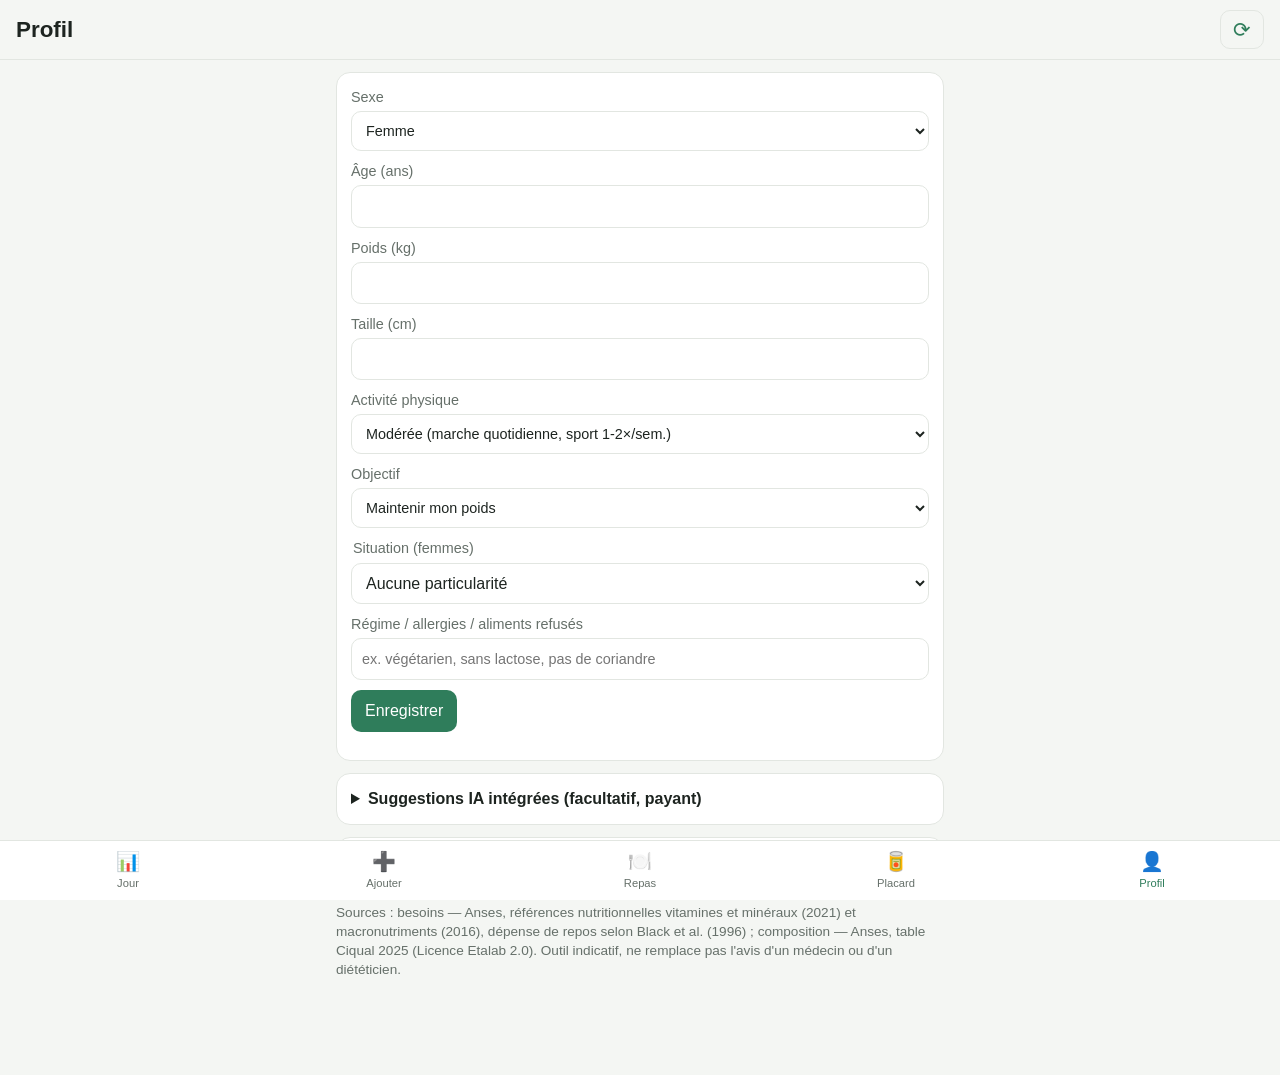
<file: docs/index.html>
<!doctype html>
<html lang="fr">
<head>
<meta charset="utf-8">
<meta name="viewport" content="width=device-width, initial-scale=1, viewport-fit=cover">
<meta name="apple-mobile-web-app-capable" content="yes">
<meta name="apple-mobile-web-app-status-bar-style" content="default">
<meta name="apple-mobile-web-app-title" content="Assiette">
<meta name="theme-color" content="#2f7d5b">
<link rel="manifest" href="manifest.webmanifest">
<link rel="apple-touch-icon" href="icon-180.png">
<link rel="icon" href="icon-192.png">
<link rel="stylesheet" href="style.css">
<title>Assiette</title>
</head>
<body>
<header>
  <h1 id="titre">Aujourd'hui</h1>
  <button id="refresh" aria-label="Rafraîchir">⟳</button>
</header>

<main>
  <!-- Aujourd'hui -->
  <section id="jour" class="vue">
    <div class="nav-date">
      <button id="jour-prec" aria-label="Jour précédent">‹</button>
      <input type="date" id="date">
      <button id="jour-suiv" aria-label="Jour suivant">›</button>
    </div>
    <div id="energie" class="carte"></div>
    <div id="macros" class="carte"></div>
    <details class="carte"><summary>Vitamines et minéraux</summary><div id="micros"></div></details>
    <h2>Repas du jour</h2>
    <ul id="journal" class="liste"></ul>
  </section>

  <!-- Ajouter un aliment -->
  <section id="ajout" class="vue" hidden>
    <div class="carte">
      <button id="scan-go">📷 Scanner un code-barres</button>
      <form id="form-code" class="ligne" style="margin-top:8px">
        <input type="text" id="scan-code" inputmode="numeric" placeholder="ou tape le numéro du code-barres">
        <button type="submit">OK</button>
      </form>
      <div id="scan-zone" hidden>
        <video id="scan-video" playsinline muted></video>
        <button id="scan-annuler" class="secondaire">Annuler</button>
      </div>
      <p id="scan-etat" class="petit"></p>
      <p class="petit">Produits de marque : données <a href="https://world.openfoodfacts.org" target="_blank" rel="noopener">Open Food Facts</a> (licence ODbL).</p>
    </div>
    <input type="search" id="recherche" placeholder="Rechercher un aliment (ex. riz cuit)" autocomplete="off">
    <ul id="resultats" class="liste"></ul>
    <form id="form-ajout" class="carte" hidden>
      <p id="ajout-nom"></p>
      <label>Quantité (g) <input type="number" id="ajout-g" inputmode="decimal" min="1" value="100"></label>
      <label>Repas
        <select id="ajout-repas">
          <option>Petit-déjeuner</option><option>Déjeuner</option><option>Collation</option><option>Dîner</option>
        </select>
      </label>
      <p id="ajout-apercu" class="petit"></p>
      <button type="submit">Ajouter au journal</button>
    </form>

    <details class="carte">
      <summary>Mes aliments (hors base)</summary>
      <p class="petit">Crée un aliment absent de la base avec ses valeurs <strong>pour 100 g</strong> (voir l'étiquette). Il apparaîtra ensuite dans la recherche et le placard, marqué ★.</p>
      <form id="form-perso">
        <label>Nom <input type="text" name="nom" required placeholder="ex. Skyr vanille Marque X"></label>
        <input type="hidden" name="code">
        <p class="petit">Énergie et macronutriments pour 100 g (laisse vide ce que tu ne connais pas)</p>
        <div id="perso-principaux"></div>
        <details><summary class="petit">Vitamines et minéraux (facultatif)</summary><div id="perso-micros"></div></details>
        <label>Compléter avec Ciqual : choisis un aliment équivalent pour remplir les fibres, oméga-3, vitamines et minéraux absents de l'étiquette
          <input type="search" id="perso-equiv" placeholder="ex. sardine huile" autocomplete="off"></label>
        <ul id="perso-equiv-res" class="liste"></ul>
        <button type="submit">Enregistrer l'aliment</button>
        <p id="perso-etat" class="petit"></p>
      </form>
      <ul id="persos-liste" class="liste"></ul>
    </details>
  </section>

  <!-- Suggestions -->
  <section id="repas" class="vue" hidden>
    <p class="petit">Propositions à partir de ton placard et de tes ustensiles, pour combler ce qu'il te manque aujourd'hui.</p>
    <label>Pour quel repas ?
      <select id="sugg-repas">
        <option>Petit-déjeuner</option><option selected>Déjeuner</option><option>Collation</option><option>Dîner</option>
      </select>
    </label>
    <label>Envie particulière (facultatif) <input type="text" id="sugg-envie" placeholder="ex. rapide, épicé, froid…"></label>
    <div class="ligne">
      <button id="sugg-copier">Copier la demande</button>
      <button id="sugg-go" class="secondaire">Proposer ici (clé API)</button>
    </div>
    <p id="sugg-etat" class="petit"></p>
    <textarea id="sugg-texte" rows="8" readonly hidden></textarea>
    <details class="carte" open>
      <summary>Coller la réponse de Claude</summary>
      <p class="petit">Copie toute la réponse de Claude et colle-la ici : l'appli calcule la valeur exacte de chaque repas avec Ciqual.</p>
      <textarea id="reponse-texte" rows="4" placeholder="Colle la réponse ici"></textarea>
      <button id="reponse-calculer">Calculer les repas</button>
    </details>
    <div id="suggestions"></div>
  </section>

  <!-- Placard -->
  <section id="placard" class="vue" hidden>
    <h2>Aliments disponibles</h2>
    <input type="search" id="placard-recherche" placeholder="Ajouter un aliment au placard" autocomplete="off">
    <ul id="placard-resultats" class="liste"></ul>
    <ul id="placard-liste" class="liste"></ul>
    <h2>Ustensiles</h2>
    <div id="ustensiles" class="puces"></div>
    <form id="form-ustensile" class="ligne">
      <input type="text" id="ustensile-autre" placeholder="Autre ustensile">
      <button type="submit">+</button>
    </form>
  </section>

  <!-- Profil -->
  <section id="profil" class="vue" hidden>
    <form id="form-profil" class="carte">
      <label>Sexe
        <select name="sexe"><option value="F">Femme</option><option value="H">Homme</option></select>
      </label>
      <label>Âge (ans) <input type="number" name="age" min="18" max="110" inputmode="numeric" required></label>
      <label>Poids (kg) <input type="number" name="poids" step="0.1" min="30" max="300" inputmode="decimal" required></label>
      <label>Taille (cm) <input type="number" name="taille" min="120" max="230" inputmode="numeric" required></label>
      <label>Activité physique
        <select name="nap">
          <option value="1.4">Sédentaire (bureau, peu de marche)</option>
          <option value="1.6" selected>Modérée (marche quotidienne, sport 1-2×/sem.)</option>
          <option value="1.8">Active (sport 3-5×/sem. ou métier physique)</option>
          <option value="2.0">Très active (sport intense quotidien)</option>
        </select>
      </label>
      <label>Objectif
        <select name="objectif">
          <option value="maintien">Maintenir mon poids</option>
          <option value="perte">Perdre du poids (doucement)</option>
          <option value="prise">Prendre du poids / du muscle</option>
        </select>
      </label>
      <fieldset data-femme>
        <legend>Situation (femmes)</legend>
        <select name="situation">
          <option value="">Aucune particularité</option>
          <option value="regles-abondantes">Règles abondantes</option>
          <option value="menopause">Ménopausée</option>
          <option value="enceinte">Enceinte</option>
          <option value="allaitante">Allaitante</option>
        </select>
      </fieldset>
      <label>Régime / allergies / aliments refusés
        <input type="text" name="regime" placeholder="ex. végétarien, sans lactose, pas de coriandre">
      </label>
      <button type="submit">Enregistrer</button>
      <p id="profil-besoins" class="petit"></p>
    </form>

    <details class="carte">
      <summary>Suggestions IA intégrées (facultatif, payant)</summary>
      <p class="petit">Facultatif : sans clé, utilise « Copier la demande » dans l'onglet Repas. La clé (crédits prépayés sur console.anthropic.com) reste sur ce téléphone.</p>
      <input type="password" id="cle-api" placeholder="sk-ant-…" autocomplete="off">
      <button id="cle-enregistrer">Enregistrer la clé</button>
    </details>

    <details class="carte">
      <summary>Sauvegarde</summary>
      <p class="petit">Tes données sont stockées uniquement sur ce téléphone. Exporte-les de temps en temps.</p>
      <button id="export">Copier la sauvegarde</button>
      <textarea id="import-texte" rows="3" placeholder="Colle une sauvegarde ici pour la restaurer"></textarea>
      <button id="import">Restaurer</button>
    </details>

    <p class="petit">Sources : besoins — Anses, références nutritionnelles vitamines et minéraux (2021) et macronutriments (2016), dépense de repos selon Black et al. (1996) ;
      composition — Anses, table Ciqual 2025 (Licence Etalab 2.0). Outil indicatif, ne remplace pas l'avis d'un médecin ou d'un diététicien.</p>
  </section>
</main>

<nav>
  <button data-vue="jour" class="actif">📊<span>Jour</span></button>
  <button data-vue="ajout">➕<span>Ajouter</span></button>
  <button data-vue="repas">🍽️<span>Repas</span></button>
  <button data-vue="placard">🥫<span>Placard</span></button>
  <button data-vue="profil">👤<span>Profil</span></button>
</nav>

<script src="nutrition.js"></script>
<script src="app.js"></script>
</body>
</html>
</file>
<file: docs/style.css>
:root {
  --fond: #f4f6f3; --carte: #fff; --texte: #1d2420; --doux: #66706a; --accent: #2f7d5b;
  --ok: #3a9b6e; --trop: #d0643b; --bord: #e2e6e1;
  color-scheme: light dark;
}
@media (prefers-color-scheme: dark) {
  :root { --fond: #121614; --carte: #1c211e; --texte: #e8ece9; --doux: #9aa39d; --bord: #2c332f; --accent: #5cc193; }
}
* { box-sizing: border-box; }
body {
  margin: 0; background: var(--fond); color: var(--texte);
  font: 16px/1.4 -apple-system, BlinkMacSystemFont, "Segoe UI", sans-serif;
  padding-bottom: calc(70px + env(safe-area-inset-bottom));
}
header {
  position: sticky; top: 0; z-index: 2; display: flex; align-items: center; justify-content: space-between;
  padding: calc(10px + env(safe-area-inset-top)) 16px 10px; background: var(--fond); border-bottom: 1px solid var(--bord);
}
h1 { font-size: 1.4rem; margin: 0; }
h2 { font-size: 1.05rem; margin: 20px 0 8px; }
h3 { margin: 6px 0; }
main { padding: 12px 16px; max-width: 640px; margin: 0 auto; }

button {
  font: inherit; border: 0; border-radius: 10px; padding: 10px 14px;
  background: var(--accent); color: #fff; cursor: pointer;
}
button:disabled { opacity: .5; }
button.secondaire { background: var(--carte); color: var(--accent); border: 1px solid var(--bord); }
#refresh { font-size: 1.3rem; padding: 4px 12px; background: transparent; color: var(--accent); border: 1px solid var(--bord); }

input, select, textarea {
  font: inherit; width: 100%; padding: 10px; margin: 4px 0 10px; border-radius: 10px;
  border: 1px solid var(--bord); background: var(--carte); color: var(--texte);
}
label { display: block; font-size: .9rem; color: var(--doux); }
fieldset { border: 0; padding: 0; margin: 0; }
legend { font-size: .9rem; color: var(--doux); }

.carte { background: var(--carte); border: 1px solid var(--bord); border-radius: 14px; padding: 14px; margin-bottom: 12px; }
summary { cursor: pointer; font-weight: 600; }
.petit { font-size: .85rem; color: var(--doux); }
.gros { font-size: 2rem; font-weight: 700; }
.gros small { font-size: 1rem; color: var(--doux); font-weight: 400; }

.barre { margin: 8px 0; }
.barre-txt { display: flex; justify-content: space-between; font-size: .85rem; }
.barre-fond { height: 8px; background: var(--bord); border-radius: 4px; overflow: hidden; margin-top: 3px; }
.barre-fond div { height: 100%; background: var(--doux); border-radius: 4px; }
.barre.ok .barre-fond div { background: var(--ok); }
.barre.trop .barre-fond div { background: var(--trop); }

#scan-video { width: 100%; border-radius: 10px; margin: 8px 0; background: #000; }
#perso-principaux, #perso-micros { display: grid; grid-template-columns: 1fr 1fr; column-gap: 10px; }
.liste { list-style: none; padding: 0; margin: 0; }
.liste li {
  display: flex; justify-content: space-between; align-items: center; gap: 8px;
  padding: 10px 12px; background: var(--carte); border: 1px solid var(--bord); border-radius: 10px; margin-bottom: 6px;
}
.suppr { background: transparent; color: var(--doux); padding: 4px 8px; }

.nav-date { display: flex; gap: 8px; align-items: center; margin-bottom: 12px; }
.nav-date input { margin: 0; }
.nav-date button { background: var(--carte); color: var(--texte); border: 1px solid var(--bord); }
.ligne { display: flex; gap: 8px; }
.ligne input { margin: 0; }

.puces { display: flex; flex-wrap: wrap; gap: 6px; margin-bottom: 10px; }
.puce { background: var(--carte); color: var(--texte); border: 1px solid var(--bord); padding: 6px 12px; font-size: .9rem; }
.puce.actif { background: var(--accent); color: #fff; border-color: var(--accent); }

.badge { font-size: .75rem; padding: 2px 8px; border-radius: 999px; color: #fff; }
.badge.nutrition { background: #3b73c4; }
.badge.plaisir { background: #c4803b; }
.recette ul, .recette ol { padding-left: 20px; }

nav {
  position: fixed; bottom: 0; left: 0; right: 0; display: flex; background: var(--carte);
  border-top: 1px solid var(--bord); padding-bottom: env(safe-area-inset-bottom);
}
nav button {
  flex: 1; background: transparent; color: var(--doux); border-radius: 0; padding: 8px 0;
  display: flex; flex-direction: column; align-items: center; font-size: 1.2rem;
}
nav button span { font-size: .7rem; }
nav button.actif { color: var(--accent); }
[hidden] { display: none !important; }
</file>
